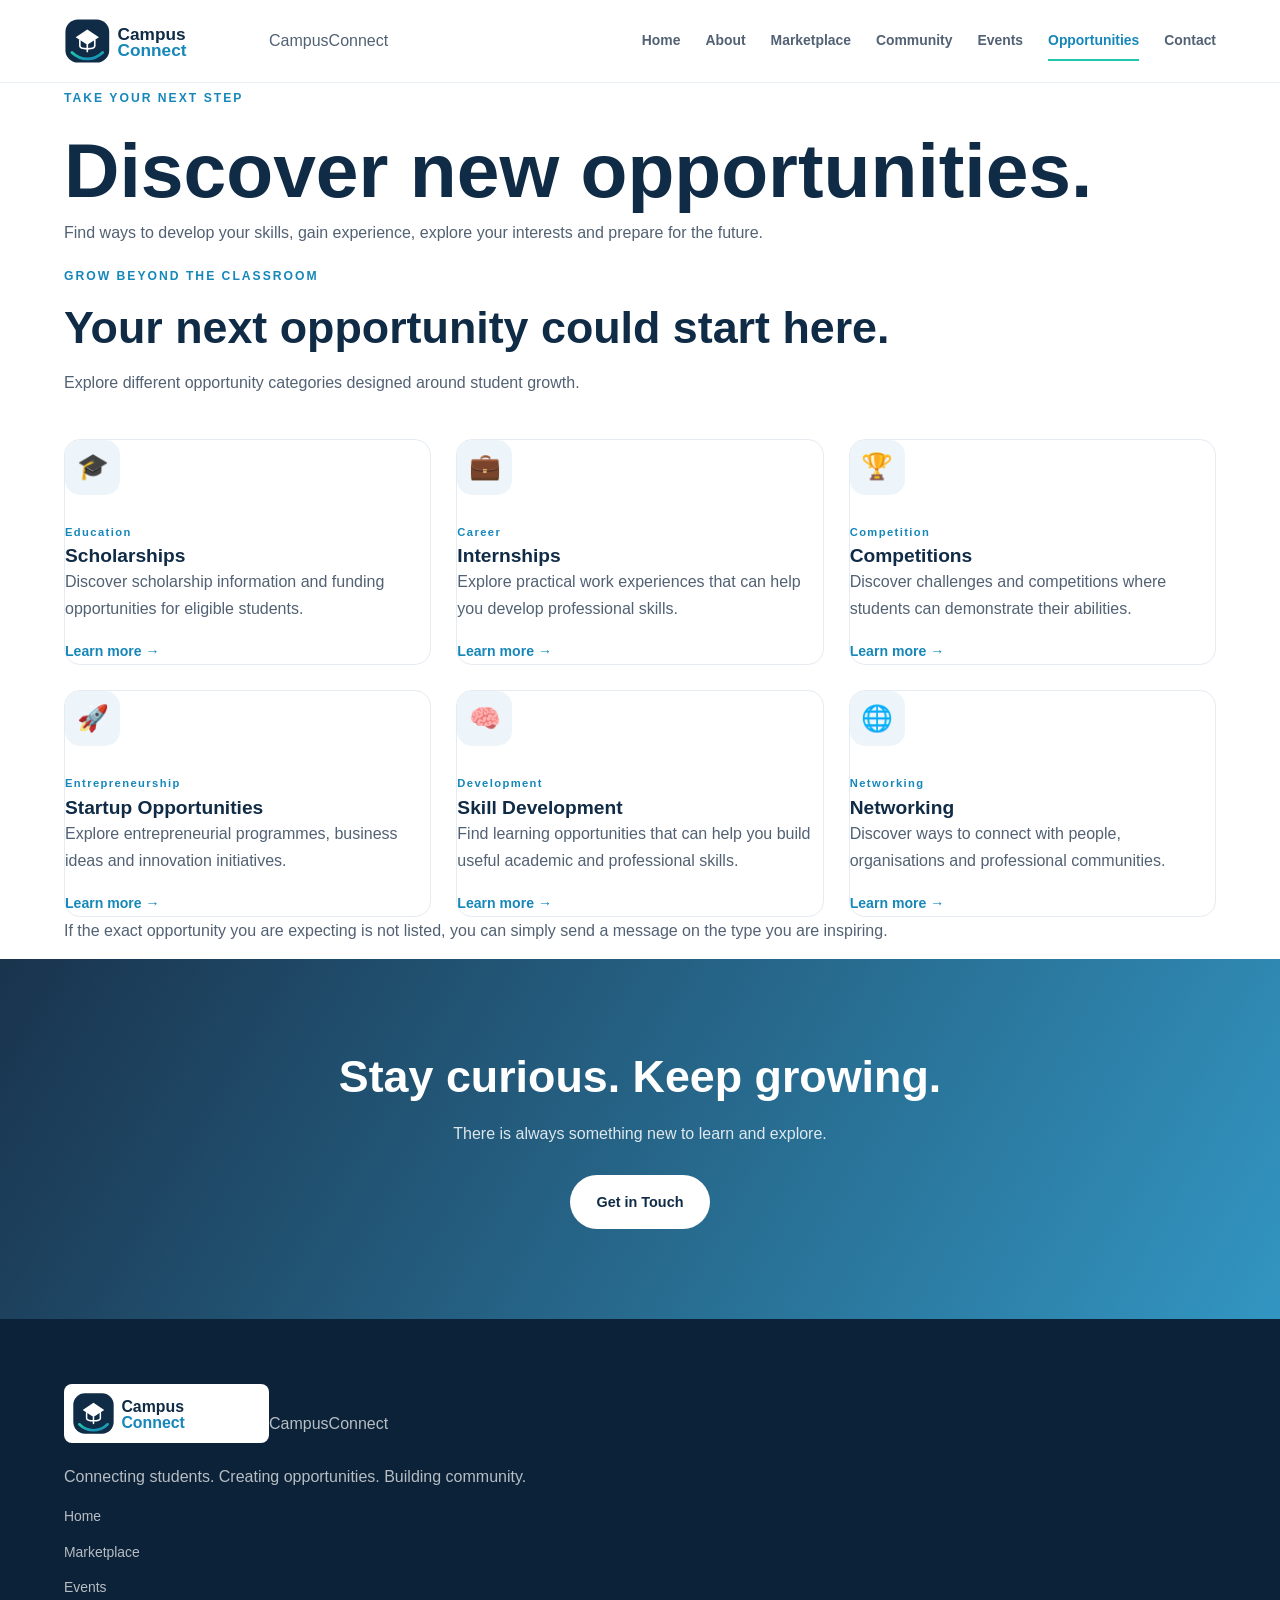
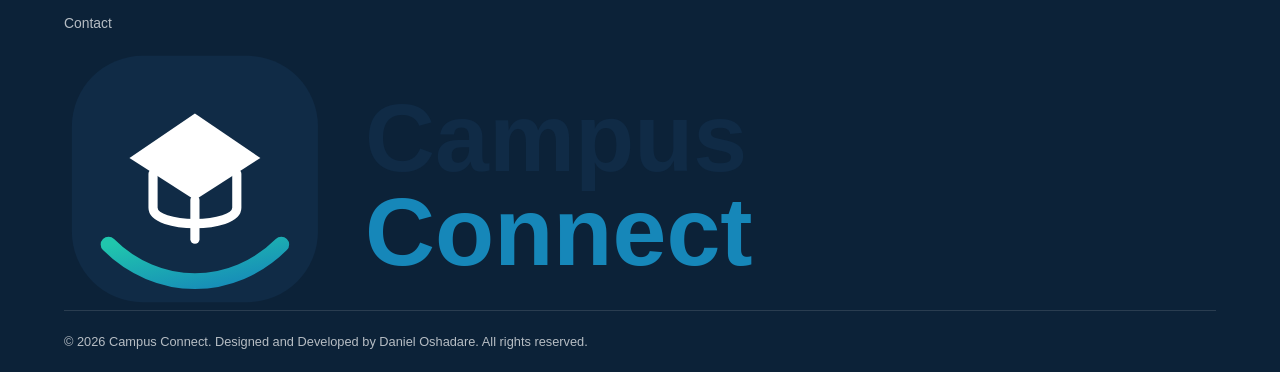
<file: opportunities.html>
<!DOCTYPE html>
<html lang="en">
<head>
    <meta charset="UTF-8">
    <meta name="viewport" content="width=device-width, initial-scale=1.0">
    <title>Opportunities | Campus Connect</title>
    <link rel="stylesheet" href="css/style.css">
    <script src="js/script.js" defer></script>
    <link rel="icon" type="image/svg+xml" href="images/campus-connect-logo.svg">
</head>

<body>

<header class="site-header">
    <div class="container nav-container">

        <a href="index.html" class="brand">
            <img src="images/campus-connect-logo.svg" alt="Campus Connect logo">
            <span>Campus<span class="brand-highlight">Connect</span></span>
        </a>

        <button class="menu-toggle" aria-label="Open navigation" aria-expanded="false">☰</button>

        <nav class="main-nav">
            <a href="index.html">Home</a>
            <a href="about.html">About</a>
            <a href="marketplace.html">Marketplace</a>
            <a href="community.html">Community</a>
            <a href="events.html">Events</a>
            <a href="opportunities.html" class="active">Opportunities</a>
            <a href="contact.html">Contact</a>
        </nav>

    </div>
</header>


<main>

    <section class="page-hero">
        <div class="container">
            <span class="eyebrow">TAKE YOUR NEXT STEP</span>
            <h1>Discover new opportunities.</h1>
            <p>
                Find ways to develop your skills, gain experience,
                explore your interests and prepare for the future.
            </p>
        </div>
    </section>


    <section class="section">
        <div class="container">

            <div class="section-heading">
                <span class="eyebrow">GROW BEYOND THE CLASSROOM</span>
                <h2>Your next opportunity could start here.</h2>
                <p>
                    Explore different opportunity categories
                    designed around student growth.
                </p>
            </div>


            <div class="opportunity-grid">

                <article class="opportunity-card">
                    <div class="feature-icon">🎓</div>
                    <span class="product-category">Education</span>
                    <h3>Scholarships</h3>
                    <p>
                        Discover scholarship information and funding
                        opportunities for eligible students.
                    </p>
                    <a href="contact.html" class="text-link">Learn more →</a>
                </article>


                <article class="opportunity-card">
                    <div class="feature-icon">💼</div>
                    <span class="product-category">Career</span>
                    <h3>Internships</h3>
                    <p>
                        Explore practical work experiences that can
                        help you develop professional skills.
                    </p>
                    <a href="contact.html" class="text-link">Learn more →</a>
                </article>


                <article class="opportunity-card">
                    <div class="feature-icon">🏆</div>
                    <span class="product-category">Competition</span>
                    <h3>Competitions</h3>
                    <p>
                        Discover challenges and competitions where
                        students can demonstrate their abilities.
                    </p>
                    <a href="contact.html" class="text-link">Learn more →</a>
                </article>


                <article class="opportunity-card">
                    <div class="feature-icon">🚀</div>
                    <span class="product-category">Entrepreneurship</span>
                    <h3>Startup Opportunities</h3>
                    <p>
                        Explore entrepreneurial programmes, business
                        ideas and innovation initiatives.
                    </p>
                    <a href="contact.html" class="text-link">Learn more →</a>
                </article>


                <article class="opportunity-card">
                    <div class="feature-icon">🧠</div>
                    <span class="product-category">Development</span>
                    <h3>Skill Development</h3>
                    <p>
                        Find learning opportunities that can help you
                        build useful academic and professional skills.
                    </p>
                    <a href="contact.html" class="text-link">Learn more →</a>
                </article>


                <article class="opportunity-card">
                    <div class="feature-icon">🌐</div>
                    <span class="product-category">Networking</span>
                    <h3>Networking</h3>
                    <p>
                        Discover ways to connect with people,
                        organisations and professional communities.
                    </p>
                    <a href="contact.html" class="text-link">Learn more →</a>
                </article>

            </div>

            <p class="demo-note">
                If the exact opportunity you are expecting is not listed, you can simply send a message on the type you are inspiring.
            </p>

        </div>
    </section>


    <section class="cta-section">
        <div class="container cta-content">
            <h2>Stay curious. Keep growing.</h2>
            <p>There is always something new to learn and explore.</p>
            <a href="contact.html" class="btn btn-light">Get in Touch</a>
        </div>
    </section>

</main>


<footer class="site-footer">
    <div class="container footer-content">
        <div>
            <a href="index.html" class="brand footer-brand">
                <img src="images/campus-connect-logo.svg" alt="Campus Connect logo">
                <span>Campus<span class="brand-highlight">Connect</span></span>
            </a>
            <p>Connecting students. Creating opportunities. Building community.</p>
        </div>

        <div class="footer-links">
            <a href="index.html">Home</a>
            <a href="marketplace.html">Marketplace</a>
            <a href="events.html">Events</a>
            <a href="contact.html">Contact</a>
            <img src="images/campus-connect-logo.svg" alt="Campus Connect">
        </div>
    </div>

    <div class="container footer-bottom">
        <p>© <span class="current-year"></span> Campus Connect. Designed and Developed by Daniel Oshadare. All rights reserved.</p>
    </div>
</footer>

</body>
</html>
</file>
<file: css/style.css>
/* =========================================
   CAMPUS CONNECT - MAIN STYLESHEET
   ========================================= */

/* 1. GLOBAL SETTINGS */

:root {
    --navy: #102b46;
    --navy-light: #193d5e;
    --blue: #1687b9;
    --teal: #20c6ad;
    --white: #ffffff;
    --background: #f7f9fc;
    --soft-blue: #edf5fa;
    --text: #526173;
    --heading: #102b46;
    --border: #e5ebf1;
    --shadow: 0 12px 35px rgba(16, 43, 70, 0.09);
    --radius: 16px;
    --transition: 0.3s ease;
}

* {
    margin: 0;
    padding: 0;
    box-sizing: border-box;
}

html {
    scroll-behavior: smooth;
    scroll-padding-top: 90px;
}

body {
    font-family: "DM Sans", sans-serif;
    background: var(--white);
    color: var(--text);
    line-height: 1.7;
    overflow-x: hidden;
}

h1, h2, h3, h4 {
    font-family: "Manrope", sans-serif;
    color: var(--heading);
    line-height: 1.25;
}

h1 {
    font-size: clamp(2.5rem, 6vw, 4.8rem);
}

h2 {
    font-size: clamp(1.9rem, 4vw, 2.8rem);
}

h3 {
    font-size: 1.2rem;
}

p {
    margin-bottom: 15px;
}

a {
    color: inherit;
    text-decoration: none;
}

img {
    display: block;
    width: 100%;
    max-width: 100%;
}

button, input, select, textarea {
    font: inherit;
}

button {
    cursor: pointer;
}

.container {
    width: min(1160px, 90%);
    margin-inline: auto;
}

.section-padding {
    padding: 95px 0;
}

.soft-section {
    background: var(--background);
}

.eyebrow {
    display: inline-block;
    color: var(--blue);
    font-size: 0.76rem;
    font-weight: 800;
    letter-spacing: 2px;
    text-transform: uppercase;
    margin-bottom: 14px;
}

.light-eyebrow {
    color: #a8f4e8;
}

.centered-heading {
    text-align: center;
    max-width: 680px;
    margin: 0 auto 45px;
}

.section-heading {
    margin-bottom: 42px;
}

.section-heading h2 {
    margin-bottom: 13px;
}

.section-heading p {
    max-width: 650px;
}

.centered-heading p {
    margin-inline: auto;
}

/* 2. HEADER AND NAVIGATION */

.site-header {
    position: sticky;
    top: 0;
    z-index: 1000;
    background: rgba(255, 255, 255, 0.96);
    backdrop-filter: blur(14px);
    border-bottom: 1px solid rgba(229, 235, 241, 0.8);
}

.nav-container {
    min-height: 82px;
    display: flex;
    align-items: center;
    justify-content: space-between;
    gap: 25px;
}

.brand {
    display: inline-flex;
    align-items: center;
    flex-shrink: 0;
}

.brand img {
    width: 205px;
    height: auto;
}

.main-nav {
    display: flex;
    align-items: center;
    gap: 25px;
}

.main-nav a {
    color: #526173;
    font-size: 0.87rem;
    font-weight: 600;
    transition: var(--transition);
    position: relative;
}

.main-nav a:hover,
.main-nav a.active {
    color: var(--blue);
}

.main-nav a:not(.nav-contact)::after {
    content: "";
    position: absolute;
    left: 0;
    bottom: -8px;
    width: 0;
    height: 2px;
    background: var(--teal);
    transition: var(--transition);
}

.main-nav a:not(.nav-contact):hover::after,
.main-nav a:not(.nav-contact).active::after {
    width: 100%;
}

.main-nav .nav-contact {
    background: var(--navy);
    color: var(--white);
    padding: 11px 20px;
    border-radius: 30px;
}

.main-nav .nav-contact:hover,
.main-nav .nav-contact.active {
    background: var(--blue);
    color: var(--white);
}

.menu-toggle {
    display: none;
    border: 0;
    background: transparent;
    width: 42px;
    height: 42px;
    padding: 9px;
    flex-direction: column;
    justify-content: center;
    gap: 5px;
}

.menu-toggle span {
    width: 24px;
    height: 2px;
    background: var(--navy);
    border-radius: 5px;
    transition: var(--transition);
}

/* 3. HOMEPAGE HERO */

.hero {
    position: relative;
    min-height: 650px;
    display: flex;
    align-items: center;
    background-size: cover;
    background-position: center;
    background-repeat: no-repeat;
    overflow: hidden;
}

.hero::before {
    content: "";
    position: absolute;
    inset: 0;
    background: linear-gradient(
        90deg,
        rgba(9, 29, 48, 0.88),
        rgba(9, 29, 48, 0.58),
        rgba(9, 29, 48, 0.16)
    );
}

.hero-content {
    position: relative;
    z-index: 1;
    max-width: 750px;
    padding: 100px 0;
    color: var(--white);
}

.hero-content h1 {
    color: var(--white);
    margin-bottom: 24px;
}

.hero-content h1 span,
.page-hero-content h1 span {
    color: var(--teal);
}

.hero-content p {
    max-width: 590px;
    font-size: 1.08rem;
    color: rgba(255, 255, 255, 0.86);
    margin-bottom: 30px;
}

.hero-buttons {
    display: flex;
    flex-wrap: wrap;
    gap: 14px;
}

.hero-image-caption {
    position: absolute;
    right: 5%;
    bottom: 35px;
    z-index: 2;
    padding: 14px 20px;
    background: rgba(16, 43, 70, 0.78);
    color: white;
    border-left: 3px solid var(--teal);
    border-radius: 8px;
    font-size: 0.85rem;
    backdrop-filter: blur(10px);
}

/* 4. BUTTONS */

.btn {
    display: inline-flex;
    align-items: center;
    justify-content: center;
    gap: 8px;
    min-height: 49px;
    padding: 13px 25px;
    border-radius: 30px;
    border: 2px solid transparent;
    font-weight: 700;
    font-size: 0.9rem;
    transition: var(--transition);
}

.btn-primary {
    background: var(--blue);
    color: var(--white);
}

.btn-primary:hover {
    background: var(--navy);
    transform: translateY(-3px);
    box-shadow: 0 10px 22px rgba(22, 135, 185, 0.22);
}

.btn-outline {
    border-color: rgba(255, 255, 255, 0.75);
    color: var(--white);
    background: transparent;
}

.btn-outline:hover {
    background: var(--white);
    color: var(--navy);
}

.btn-light {
    background: var(--white);
    color: var(--navy);
}

.btn-light:hover {
    background: var(--teal);
    color: var(--navy);
    transform: translateY(-3px);
}

/* 5. FEATURE CARDS */

.feature-grid {
    display: grid;
    grid-template-columns: repeat(4, 1fr);
    gap: 22px;
}

.feature-card {
    background: var(--white);
    padding: 30px 25px;
    border: 1px solid var(--border);
    border-radius: var(--radius);
    transition: var(--transition);
}

.feature-card:hover {
    transform: translateY(-7px);
    box-shadow: var(--shadow);
    border-color: transparent;
}

.feature-icon {
    width: 55px;
    height: 55px;
    display: grid;
    place-items: center;
    background: var(--soft-blue);
    border-radius: 15px;
    font-size: 1.6rem;
    margin-bottom: 22px;
}

.feature-card h3 {
    margin-bottom: 10px;
}

.feature-card p {
    font-size: 0.91rem;
    margin-bottom: 0;
}

.community-card {
    min-height: 230px;
}

/* 6. SPLIT AND SHOWCASE SECTIONS */

.split-section,
.showcase-section {
    display: grid;
    grid-template-columns: 1fr 1fr;
    align-items: center;
    gap: 65px;
}

.split-image,
.showcase-image {
    position: relative;
    overflow: hidden;
    border-radius: 22px;
    min-height: 350px;
}

.split-image img,
.showcase-image img {
    width: 100%;
    height: 100%;
    min-height: 350px;
    object-fit: cover;
    transition: transform 0.7s ease;
}

.split-image:hover img,
.showcase-image:hover img {
    transform: scale(1.045);
}

.split-content h2,
.showcase-content h2 {
    margin-bottom: 20px;
}

.split-content p,
.showcase-content p {
    margin-bottom: 17px;
}

.showcase-content .btn {
    margin-top: 10px;
}

.showcase-section {
    background: var(--soft-blue);
    padding: 35px;
    border-radius: 25px;
}

/* 7. PAGE HERO */

.page-hero-image {
    min-height: 440px;
    position: relative;
    display: flex;
    align-items: center;
    background-size: cover;
    background-position: center;
    background-repeat: no-repeat;
}

.page-hero-overlay {
    position: absolute;
    inset: 0;
    background: linear-gradient(
        90deg,
        rgba(9, 29, 48, 0.88),
        rgba(9, 29, 48, 0.55),
        rgba(9, 29, 48, 0.20)
    );
}

.page-hero-content {
    position: relative;
    z-index: 1;
    padding: 90px 0;
    color: var(--white);
}

.page-hero-content h1 {
    color: var(--white);
    max-width: 850px;
    margin-bottom: 20px;
}

.page-hero-content p {
    max-width: 600px;
    color: rgba(255, 255, 255, 0.88);
    font-size: 1.05rem;
}

/* 8. CALL TO ACTION */

.cta-section {
    padding: 90px 0;
    background:
        linear-gradient(120deg, rgba(16, 43, 70, 0.96), rgba(22, 135, 185, 0.88)),
        url("https://images.unsplash.com/photo-1521737711867-e3b97375f902?auto=format&fit=crop&w=1800&q=80") center/cover;
    text-align: center;
}

.cta-content {
    max-width: 760px;
    color: var(--white);
}

.cta-content h2 {
    color: var(--white);
    margin-bottom: 15px;
}

.cta-content p {
    color: rgba(255, 255, 255, 0.85);
    margin-bottom: 27px;
}

/* 9. MARKETPLACE */

.marketplace-toolbar {
    display: flex;
    align-items: center;
    justify-content: space-between;
    flex-wrap: wrap;
    gap: 20px;
    margin-bottom: 35px;
}

.marketplace-search {
    display: flex;
    align-items: center;
    gap: 10px;
    background: var(--background);
    border: 1px solid var(--border);
    border-radius: 30px;
    padding: 0 18px;
    width: min(350px, 100%);
    min-height: 49px;
}

.marketplace-search span {
    color: var(--blue);
    font-size: 1.5rem;
}

.marketplace-search input {
    border: none;
    outline: none;
    background: transparent;
    width: 100%;
    color: var(--heading);
}

.marketplace-filters {
    display: flex;
    gap: 9px;
    flex-wrap: wrap;
}

.filter-btn {
    border: 1px solid var(--border);
    background: var(--white);
    color: var(--text);
    border-radius: 30px;
    padding: 10px 17px;
    font-size: 0.84rem;
    font-weight: 600;
    transition: var(--transition);
}

.filter-btn:hover,
.filter-btn.active {
    background: var(--navy);
    border-color: var(--navy);
    color: var(--white);
}

.product-grid {
    display: grid;
    grid-template-columns: repeat(3, 1fr);
    gap: 25px;
}

.product-card {
    overflow: hidden;
    border: 1px solid var(--border);
    border-radius: var(--radius);
    background: var(--white);
    transition: var(--transition);
}

.product-card:hover {
    transform: translateY(-7px);
    box-shadow: var(--shadow);
}

.product-image {
    position: relative;
    height: 235px;
    overflow: hidden;
    background: var(--soft-blue);
}

.product-image img {
    width: 100%;
    height: 100%;
    object-fit: cover;
    transition: transform 0.5s ease;
}

.product-card:hover .product-image img {
    transform: scale(1.06);
}

.product-tag {
    position: absolute;
    top: 15px;
    left: 15px;
    background: var(--white);
    color: var(--navy);
    padding: 6px 13px;
    border-radius: 20px;
    font-size: 0.73rem;
    font-weight: 700;
}

.product-info {
    padding: 23px;
}

.product-category {
    font-size: 0.7rem;
    letter-spacing: 1.4px;
    font-weight: 800;
    color: var(--blue);
    margin-bottom: 8px;
}

.product-info h3 {
    margin-bottom: 10px;
}

.product-info > p:not(.product-category) {
    font-size: 0.9rem;
}

.product-bottom {
    display: flex;
    align-items: center;
    justify-content: space-between;
    gap: 10px;
    padding-top: 15px;
    border-top: 1px solid var(--border);
}

.product-price {
    font-weight: 800;
    color: var(--navy);
    font-size: 0.94rem;
}

.product-link,
.text-link {
    color: var(--blue);
    font-weight: 700;
    font-size: 0.88rem;
}

.product-link:hover,
.text-link:hover {
    color: var(--navy);
}

.no-products {
    padding: 30px;
    text-align: center;
    color: var(--text);
    background: var(--background);
    border-radius: var(--radius);
}

.marketplace-note,
.content-disclaimer {
    margin-top: 35px;
    padding: 17px 20px;
    border-left: 3px solid var(--teal);
    background: var(--soft-blue);
    border-radius: 8px;
    font-size: 0.86rem;
}

/* 10. EVENTS */

.event-grid {
    display: grid;
    grid-template-columns: repeat(3, 1fr);
    gap: 25px;
}

.event-card {
    overflow: hidden;
    border: 1px solid var(--border);
    border-radius: var(--radius);
    background: var(--white);
    transition: var(--transition);
}

.event-card:hover {
    transform: translateY(-6px);
    box-shadow: var(--shadow);
}

.event-image {
    height: 220px;
    position: relative;
    overflow: hidden;
    background: var(--soft-blue);
}

.event-image img {
    width: 100%;
    height: 100%;
    object-fit: cover;
    transition: transform 0.5s ease;
}

.event-card:hover .event-image img {
    transform: scale(1.06);
}

.event-category {
    position: absolute;
    left: 15px;
    top: 15px;
    padding: 6px 12px;
    background: var(--white);
    color: var(--navy);
    border-radius: 20px;
    font-size: 0.7rem;
    font-weight: 800;
}

.event-info {
    padding: 23px;
}

.event-date {
    font-size: 0.72rem;
    color: var(--blue);
    font-weight: 800;
    letter-spacing: 1px;
    margin-bottom: 8px;
}

.event-info h3 {
    margin-bottom: 10px;
}

.event-info > p:not(.event-date) {
    font-size: 0.9rem;
}

.event-meta {
    display: flex;
    flex-direction: column;
    gap: 7px;
    padding: 14px 0;
    margin-bottom: 12px;
    border-top: 1px solid var(--border);
    font-size: 0.81rem;
}

/* 11. OPPORTUNITIES */

.opportunity-grid {
    display: grid;
    grid-template-columns: repeat(3, 1fr);
    gap: 25px;
}

.opportunity-card {
    background: var(--white);
    border: 1px solid var(--border);
    border-radius: var(--radius);
    overflow: hidden;
    transition: var(--transition);
}

.opportunity-card:hover {
    transform: translateY(-7px);
    box-shadow: var(--shadow);
}

.opportunity-image {
    height: 220px;
    overflow: hidden;
    background: var(--soft-blue);
}

.opportunity-image img {
    height: 100%;
    width: 100%;
    object-fit: cover;
    transition: transform 0.5s ease;
}

.opportunity-card:hover .opportunity-image img {
    transform: scale(1.06);
}

.opportunity-content {
    padding: 23px;
}

.opportunity-type {
    color: var(--blue);
    font-size: 0.7rem;
    font-weight: 800;
    letter-spacing: 1.4px;
}

.opportunity-content h3 {
    margin: 9px 0;
}

.opportunity-content p {
    font-size: 0.9rem;
}

/* 12. CONTACT PAGE */

.contact-layout {
    display: grid;
    grid-template-columns: 0.9fr 1.1fr;
    gap: 60px;
    align-items: start;
}

.contact-intro h2 {
    margin-bottom: 18px;
}

.contact-detail {
    display: flex;
    gap: 16px;
    align-items: flex-start;
    margin-top: 28px;
}

.contact-detail-icon {
    width: 48px;
    height: 48px;
    flex-shrink: 0;
    display: grid;
    place-items: center;
    background: var(--soft-blue);
    color: var(--blue);
    border-radius: 13px;
    font-size: 1.25rem;
}

.contact-detail h3 {
    margin-bottom: 4px;
}

.contact-detail p {
    margin-bottom: 0;
    font-size: 0.88rem;
}

.contact-side-image {
    margin-top: 35px;
    height: 220px;
    overflow: hidden;
    border-radius: var(--radius);
}

.contact-side-image img {
    width: 100%;
    height: 100%;
    object-fit: cover;
}

.contact-form-card {
    padding: 35px;
    background: var(--background);
    border: 1px solid var(--border);
    border-radius: 20px;
}

.contact-form-card h2 {
    font-size: 1.8rem;
    margin-bottom: 8px;
}

.contact-form-card > p {
    font-size: 0.9rem;
    margin-bottom: 25px;
}

.contact-form {
    display: flex;
    flex-direction: column;
    gap: 19px;
}

.form-group {
    display: flex;
    flex-direction: column;
    gap: 8px;
}

.form-group label {
    font-size: 0.88rem;
    font-weight: 700;
    color: var(--navy);
}

.form-group input,
.form-group select,
.form-group textarea {
    width: 100%;
    padding: 14px 15px;
    border: 1px solid #dce4ec;
    border-radius: 9px;
    outline: none;
    background: var(--white);
    color: var(--heading);
    transition: var(--transition);
}

.form-group input:focus,
.form-group select:focus,
.form-group textarea:focus {
    border-color: var(--blue);
    box-shadow: 0 0 0 3px rgba(22, 135, 185, 0.1);
}

.form-group textarea {
    resize: vertical;
    min-height: 140px;
}

.form-submit {
    width: 100%;
}

.form-feedback {
    display: none;
    padding: 12px 15px;
    border-radius: 8px;
    font-size: 0.88rem;
    margin: 0;
}

.form-feedback.success {
    display: block;
    background: #e6f7ef;
    color: #176b43;
}

.form-feedback.error {
    display: block;
    background: #fff0ed;
    color: #a33a2c;
}

.form-note {
    font-size: 0.77rem;
    color: #7b8795;
    margin: 0;
    text-align: center;
}

/* 13. FOOTER */

.site-footer {
    background: #0c2238;
    color: rgba(255, 255, 255, 0.7);
    padding-top: 65px;
}

.footer-grid {
    display: grid;
    grid-template-columns: 2fr 1fr 1fr;
    gap: 60px;
    padding-bottom: 45px;
}

.footer-brand img {
    width: 205px;
    padding: 8px;
    background: white;
    border-radius: 8px;
    margin-bottom: 20px;
}

.footer-brand p {
    max-width: 330px;
    font-size: 0.9rem;
}

.footer-links {
    display: flex;
    flex-direction: column;
    gap: 12px;
}

.footer-links h3 {
    color: var(--white);
    margin-bottom: 8px;
    font-size: 1rem;
}

.footer-links a {
    font-size: 0.87rem;
    transition: var(--transition);
}

.footer-links a:hover {
    color: var(--teal);
    transform: translateX(3px);
}

.footer-bottom {
    display: flex;
    justify-content: space-between;
    gap: 20px;
    border-top: 1px solid rgba(255, 255, 255, 0.12);
    padding-top: 20px;
    padding-bottom: 20px;
    font-size: 0.8rem;
}

.footer-bottom p {
    margin: 0;
}

/* 14. ANIMATIONS */

.reveal {
    opacity: 0;
    transform: translateY(25px);
    transition: opacity 0.65s ease, transform 0.65s ease;
}

.reveal.visible {
    opacity: 1;
    transform: translateY(0);
}

@keyframes fadeUp {
    from {
        opacity: 0;
        transform: translateY(25px);
    }
    to {
        opacity: 1;
        transform: translateY(0);
    }
}

.hero-content,
.page-hero-content {
    animation: fadeUp 0.8s ease both;
}

/* 15. RESPONSIVE TABLET */

@media (max-width: 1000px) {
    .main-nav {
        gap: 15px;
    }

    .main-nav a {
        font-size: 0.8rem;
    }

    .brand img {
        width: 175px;
    }

    .feature-grid {
        grid-template-columns: repeat(2, 1fr);
    }

    .product-grid,
    .event-grid,
    .opportunity-grid {
        grid-template-columns: repeat(2, 1fr);
    }

    .split-section,
    .showcase-section {
        gap: 35px;
    }

    .contact-layout {
        gap: 30px;
    }
}

/* 16. RESPONSIVE MOBILE */

@media (max-width: 760px) {
    .section-padding {
        padding: 65px 0;
    }

    .nav-container {
        min-height: 72px;
    }

    .brand img {
        width: 175px;
    }

    .menu-toggle {
        display: flex;
    }

    .main-nav {
        position: absolute;
        top: 100%;
        left: 0;
        right: 0;
        display: none;
        flex-direction: column;
        align-items: stretch;
        gap: 0;
        padding: 12px 5% 22px;
        background: var(--white);
        border-top: 1px solid var(--border);
        box-shadow: 0 15px 25px rgba(16, 43, 70, 0.08);
    }

    .main-nav.open {
        display: flex;
    }

    .main-nav a {
        padding: 13px 5px;
        font-size: 0.95rem;
    }

    .main-nav a:not(.nav-contact)::after {
        display: none;
    }

    .main-nav .nav-contact {
        text-align: center;
        margin-top: 8px;
    }

    .hero {
        min-height: 570px;
        background-position: 60% center;
    }

    .hero-content {
        padding: 80px 0;
    }

    .hero-content p {
        font-size: 0.98rem;
    }

    .hero-image-caption {
        left: 5%;
        right: 5%;
        bottom: 18px;
        text-align: center;
    }

    .page-hero-image {
        min-height: 390px;
        background-position: center;
    }

    .page-hero-content {
        padding: 75px 0;
    }

    .split-section,
    .showcase-section {
        grid-template-columns: 1fr;
        gap: 30px;
    }

    .showcase-section {
        padding: 22px;
    }

    .split-image,
    .showcase-image,
    .split-image img,
    .showcase-image img {
        min-height: 280px;
    }

    .showcase-image {
        order: -1;
    }

    .feature-grid {
        grid-template-columns: 1fr 1fr;
        gap: 15px;
    }

    .feature-card {
        padding: 23px 18px;
    }

    .product-grid,
    .event-grid,
    .opportunity-grid {
        grid-template-columns: 1fr 1fr;
        gap: 15px;
    }

    .product-image,
    .event-image,
    .opportunity-image {
        height: 175px;
    }

    .product-info,
    .event-info,
    .opportunity-content {
        padding: 17px;
    }

    .product-bottom {
        align-items: flex-start;
        flex-direction: column;
    }

    .marketplace-toolbar {
        align-items: stretch;
    }

    .marketplace-search {
        width: 100%;
    }

    .marketplace-filters {
        gap: 7px;
    }

    .filter-btn {
        padding: 9px 13px;
        font-size: 0.78rem;
    }

    .contact-layout {
        grid-template-columns: 1fr;
    }

    .contact-form-card {
        padding: 25px 20px;
    }

    .footer-grid {
        grid-template-columns: 1fr 1fr;
        gap: 35px;
    }

    .footer-brand {
        grid-column: 1 / -1;
    }

    .footer-bottom {
        flex-direction: column;
        text-align: center;
    }
}

/* 17. SMALL PHONES */

@media (max-width: 420px) {
    .container {
        width: 91%;
    }

    .brand img {
        width: 155px;
    }

    .feature-grid,
    .product-grid,
    .event-grid,
    .opportunity-grid {
        grid-template-columns: 1fr;
    }

    .feature-card {
        min-height: auto;
    }

    .hero-buttons {
        flex-direction: column;
        align-items: stretch;
    }

    .hero-buttons .btn {
        width: 100%;
    }

    .page-hero-image {
        min-height: 350px;
    }

    .page-hero-content h1 {
        font-size: 2.35rem;
    }

    .footer-grid {
        grid-template-columns: 1fr;
    }

    .footer-brand {
        grid-column: auto;
    }
}

/* 18. ACCESSIBILITY AND REDUCED MOTION */

[hidden] {
    display: none !important;
}

:focus-visible {
    outline: 3px solid var(--teal);
    outline-offset: 3px;
}

@media (prefers-reduced-motion: reduce) {
    *,
    *::before,
    *::after {
        scroll-behavior: auto !important;
        animation-duration: 0.01ms !important;
        animation-iteration-count: 1 !important;
        transition-duration: 0.01ms !important;
    }

    .reveal {
        opacity: 1;
        transform: none;
    }
}
.logo img,
.nav-logo img,
.footer-logo img,
.brand-logo img {
    display: block;
    width: 190px;
    height: 55px;
    object-fit: contain;
}

.logo,
.nav-logo,
.footer-logo,
.brand-logo {
    display: flex;
    align-items: center;
}

.footer-logo img {
    width: 180px;
    height: auto;
    object-fit: contain;
    display: block;
    margin-bottom: 12px;
}
</file>
